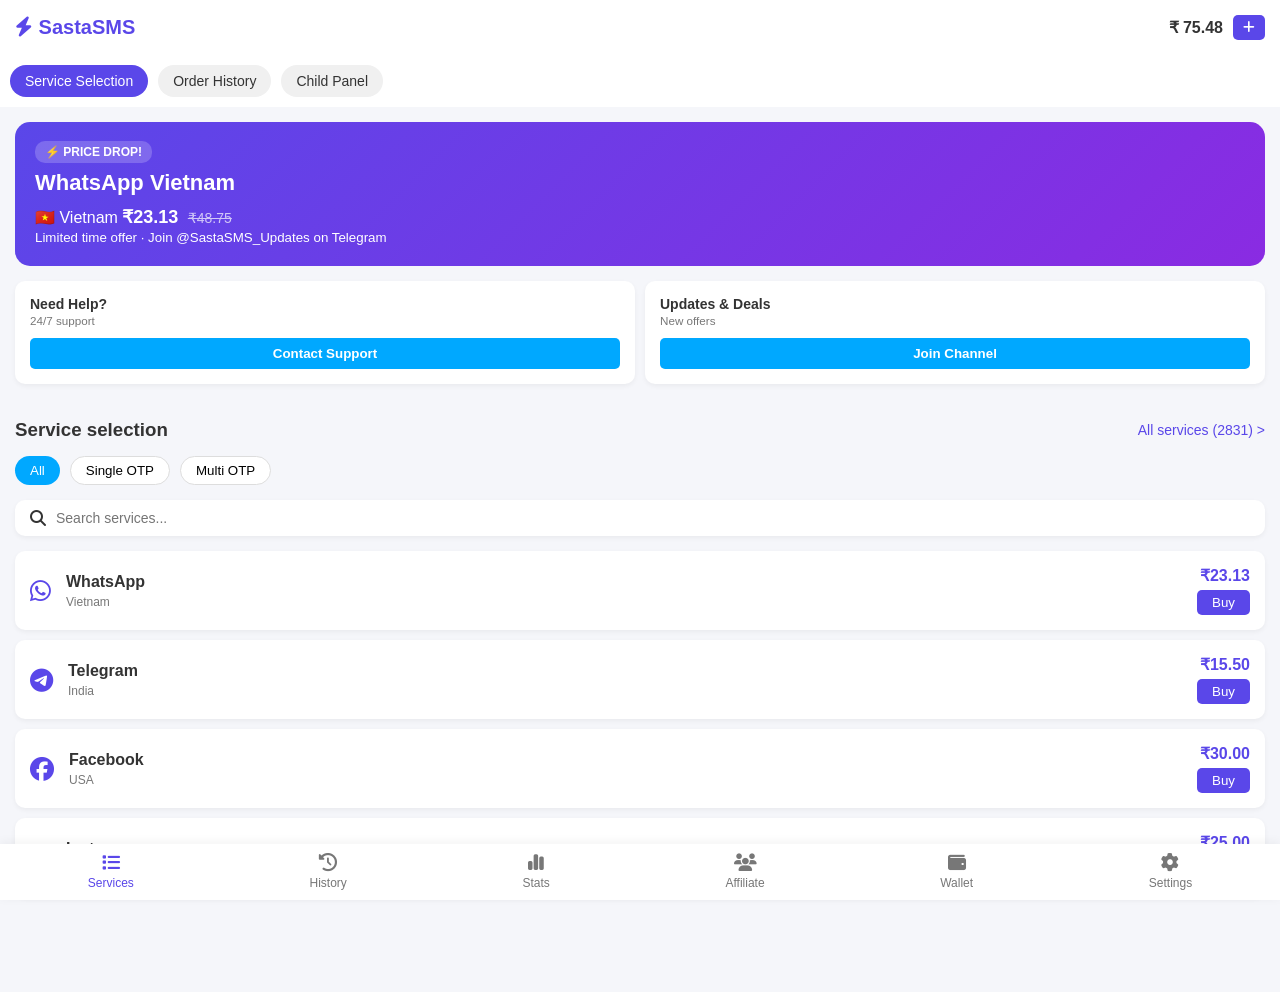
<file: index.html>
<!DOCTYPE html>
<html lang="en">
<head>
    <meta charset="UTF-8">
    <meta name="viewport" content="width=device-width, initial-scale=1.0">
    <title>SastaSMS - Buy OTP</title>
    <link rel="stylesheet" href="style.css">
    <!-- FontAwesome for Icons -->
    <link rel="stylesheet" href="https://cdnjs.cloudflare.com/ajax/libs/font-awesome/6.4.0/css/all.min.css">
</head>
<body>

    <!-- Top Header -->
    <header class="top-header">
        <div class="logo">
            <i class="fa-solid fa-bolt"></i> SastaSMS
        </div>
        <div class="balance-box">
            <span>₹ <span id="userBalance">75.48</span></span>
            <button class="add-funds"><i class="fa-solid fa-plus"></i></button>
        </div>
    </header>

    <!-- Navigation Tabs -->
    <div class="nav-tabs">
        <div class="tab active">Service Selection</div>
        <div class="tab">Order History</div>
        <div class="tab">Child Panel</div>
    </div>

    <!-- Promo Banner -->
    <div class="promo-banner">
        <div class="promo-content">
            <span class="badge">⚡ PRICE DROP!</span>
            <h2>WhatsApp Vietnam</h2>
            <p>🇻🇳 Vietnam <span class="price">₹23.13</span> <span class="old-price">₹48.75</span></p>
            <small>Limited time offer · Join @SastaSMS_Updates on Telegram</small>
        </div>
    </div>

    <!-- Support Buttons -->
    <div class="action-buttons">
        <div class="btn-card">
            <p>Need Help?<br><small>24/7 support</small></p>
            <button class="btn-blue">Contact Support</button>
        </div>
        <div class="btn-card">
            <p>Updates & Deals<br><small>New offers</small></p>
            <button class="btn-blue">Join Channel</button>
        </div>
    </div>

    <!-- Services Section -->
    <div class="services-section">
        <div class="section-header">
            <h3>Service selection</h3>
            <a href="#">All services (2831) ></a>
        </div>
        
        <div class="filter-tabs">
            <button class="filter active">All</button>
            <button class="filter">Single OTP</button>
            <button class="filter">Multi OTP</button>
        </div>

        <div class="search-bar">
            <i class="fa-solid fa-search"></i>
            <input type="text" id="searchInput" placeholder="Search services...">
        </div>

        <!-- Services List (JS will populate this) -->
        <div class="services-list" id="servicesList">
            <!-- Example Item -->
            <div class="service-item">
                <div class="service-info">
                    <i class="fa-brands fa-whatsapp" style="color:#25D366;"></i>
                    <div>
                        <h4>WhatsApp</h4>
                        <p>Vietnam</p>
                    </div>
                </div>
                <div class="service-price">
                    <span>₹23.13</span>
                    <button class="buy-btn" onclick="buyOTP('WhatsApp')">Buy</button>
                </div>
            </div>
        </div>
    </div>

    <!-- Bottom Navigation -->
    <nav class="bottom-nav">
        <div class="nav-item active"><i class="fa-solid fa-list"></i><span>Services</span></div>
        <div class="nav-item"><i class="fa-solid fa-clock-rotate-left"></i><span>History</span></div>
        <div class="nav-item"><i class="fa-solid fa-chart-simple"></i><span>Stats</span></div>
        <div class="nav-item"><i class="fa-solid fa-users"></i><span>Affiliate</span></div>
        <div class="nav-item"><i class="fa-solid fa-wallet"></i><span>Wallet</span></div>
        <div class="nav-item"><i class="fa-solid fa-gear"></i><span>Settings</span></div>
    </nav>

    <script src="script.js"></script>
</body>
</html>
</file>
<file: style.css>
* {
    margin: 0;
    padding: 0;
    box-sizing: border-box;
    font-family: 'Segoe UI', Tahoma, Geneva, Verdana, sans-serif;
}

body {
    background-color: #f5f6fa;
    color: #333;
    padding-bottom: 70px; /* Space for bottom nav */
}

/* Header */
.top-header {
    display: flex;
    justify-content: space-between;
    align-items: center;
    padding: 15px;
    background: white;
    box-shadow: 0 2px 5px rgba(0,0,0,0.05);
}

.logo {
    font-size: 20px;
    font-weight: bold;
    color: #5a47e9;
}

.balance-box {
    display: flex;
    align-items: center;
    gap: 10px;
    font-weight: bold;
}

.add-funds {
    background: #5a47e9;
    color: white;
    border: none;
    border-radius: 5px;
    padding: 5px 10px;
    cursor: pointer;
}

/* Nav Tabs */
.nav-tabs {
    display: flex;
    background: white;
    padding: 10px;
    gap: 10px;
    overflow-x: auto;
}

.tab {
    padding: 8px 15px;
    background: #f0f0f0;
    border-radius: 20px;
    font-size: 14px;
    cursor: pointer;
    white-space: nowrap;
}

.tab.active {
    background: #5a47e9;
    color: white;
}

/* Promo Banner */
.promo-banner {
    margin: 15px;
    padding: 20px;
    background: linear-gradient(135deg, #5a47e9, #8a2be2);
    border-radius: 15px;
    color: white;
    position: relative;
    overflow: hidden;
}

.badge {
    background: rgba(255,255,255,0.2);
    padding: 4px 10px;
    border-radius: 10px;
    font-size: 12px;
    font-weight: bold;
}

.promo-content h2 {
    margin: 10px 0;
    font-size: 22px;
}

.price { font-weight: bold; font-size: 18px; }
.old-price { text-decoration: line-through; opacity: 0.7; font-size: 14px; margin-left: 5px;}

/* Action Buttons */
.action-buttons {
    display: flex;
    gap: 10px;
    padding: 0 15px;
    margin-bottom: 20px;
}

.btn-card {
    flex: 1;
    background: white;
    padding: 15px;
    border-radius: 10px;
    box-shadow: 0 2px 5px rgba(0,0,0,0.05);
}

.btn-card p { font-size: 14px; font-weight: bold; margin-bottom: 10px; }
.btn-card small { font-weight: normal; color: #777; }

.btn-blue {
    width: 100%;
    background: #00a8ff;
    color: white;
    border: none;
    padding: 8px;
    border-radius: 5px;
    cursor: pointer;
    font-weight: bold;
}

/* Services Section */
.services-section {
    padding: 15px;
}

.section-header {
    display: flex;
    justify-content: space-between;
    align-items: center;
    margin-bottom: 15px;
}

.section-header a { color: #5a47e9; text-decoration: none; font-size: 14px; }

.filter-tabs { display: flex; gap: 10px; margin-bottom: 15px; }
.filter {
    padding: 6px 15px;
    border: 1px solid #ddd;
    background: white;
    border-radius: 20px;
    cursor: pointer;
}
.filter.active { background: #00a8ff; color: white; border: none; }

.search-bar {
    display: flex;
    align-items: center;
    background: white;
    padding: 10px 15px;
    border-radius: 10px;
    margin-bottom: 15px;
    box-shadow: 0 2px 5px rgba(0,0,0,0.05);
}

.search-bar input {
    border: none;
    outline: none;
    margin-left: 10px;
    width: 100%;
    font-size: 14px;
}

/* Service Item */
.service-item {
    display: flex;
    justify-content: space-between;
    align-items: center;
    background: white;
    padding: 15px;
    border-radius: 10px;
    margin-bottom: 10px;
    box-shadow: 0 2px 5px rgba(0,0,0,0.05);
}

.service-info { display: flex; align-items: center; gap: 15px; }
.service-info i { font-size: 24px; }
.service-info h4 { font-size: 16px; margin-bottom: 4px; }
.service-info p { font-size: 12px; color: #777; }

.service-price { text-align: right; }
.service-price span { display: block; font-weight: bold; color: #5a47e9; margin-bottom: 5px; }
.buy-btn {
    background: #5a47e9;
    color: white;
    border: none;
    padding: 5px 15px;
    border-radius: 5px;
    cursor: pointer;
}

/* Bottom Nav */
.bottom-nav {
    position: fixed;
    bottom: 0;
    width: 100%;
    background: white;
    display: flex;
    justify-content: space-around;
    padding: 10px 0;
    box-shadow: 0 -2px 10px rgba(0,0,0,0.05);
}

.nav-item {
    display: flex;
    flex-direction: column;
    align-items: center;
    font-size: 12px;
    color: #777;
    cursor: pointer;
}

.nav-item.active { color: #5a47e9; }
.nav-item i { font-size: 18px; margin-bottom: 4px; }
</file>
